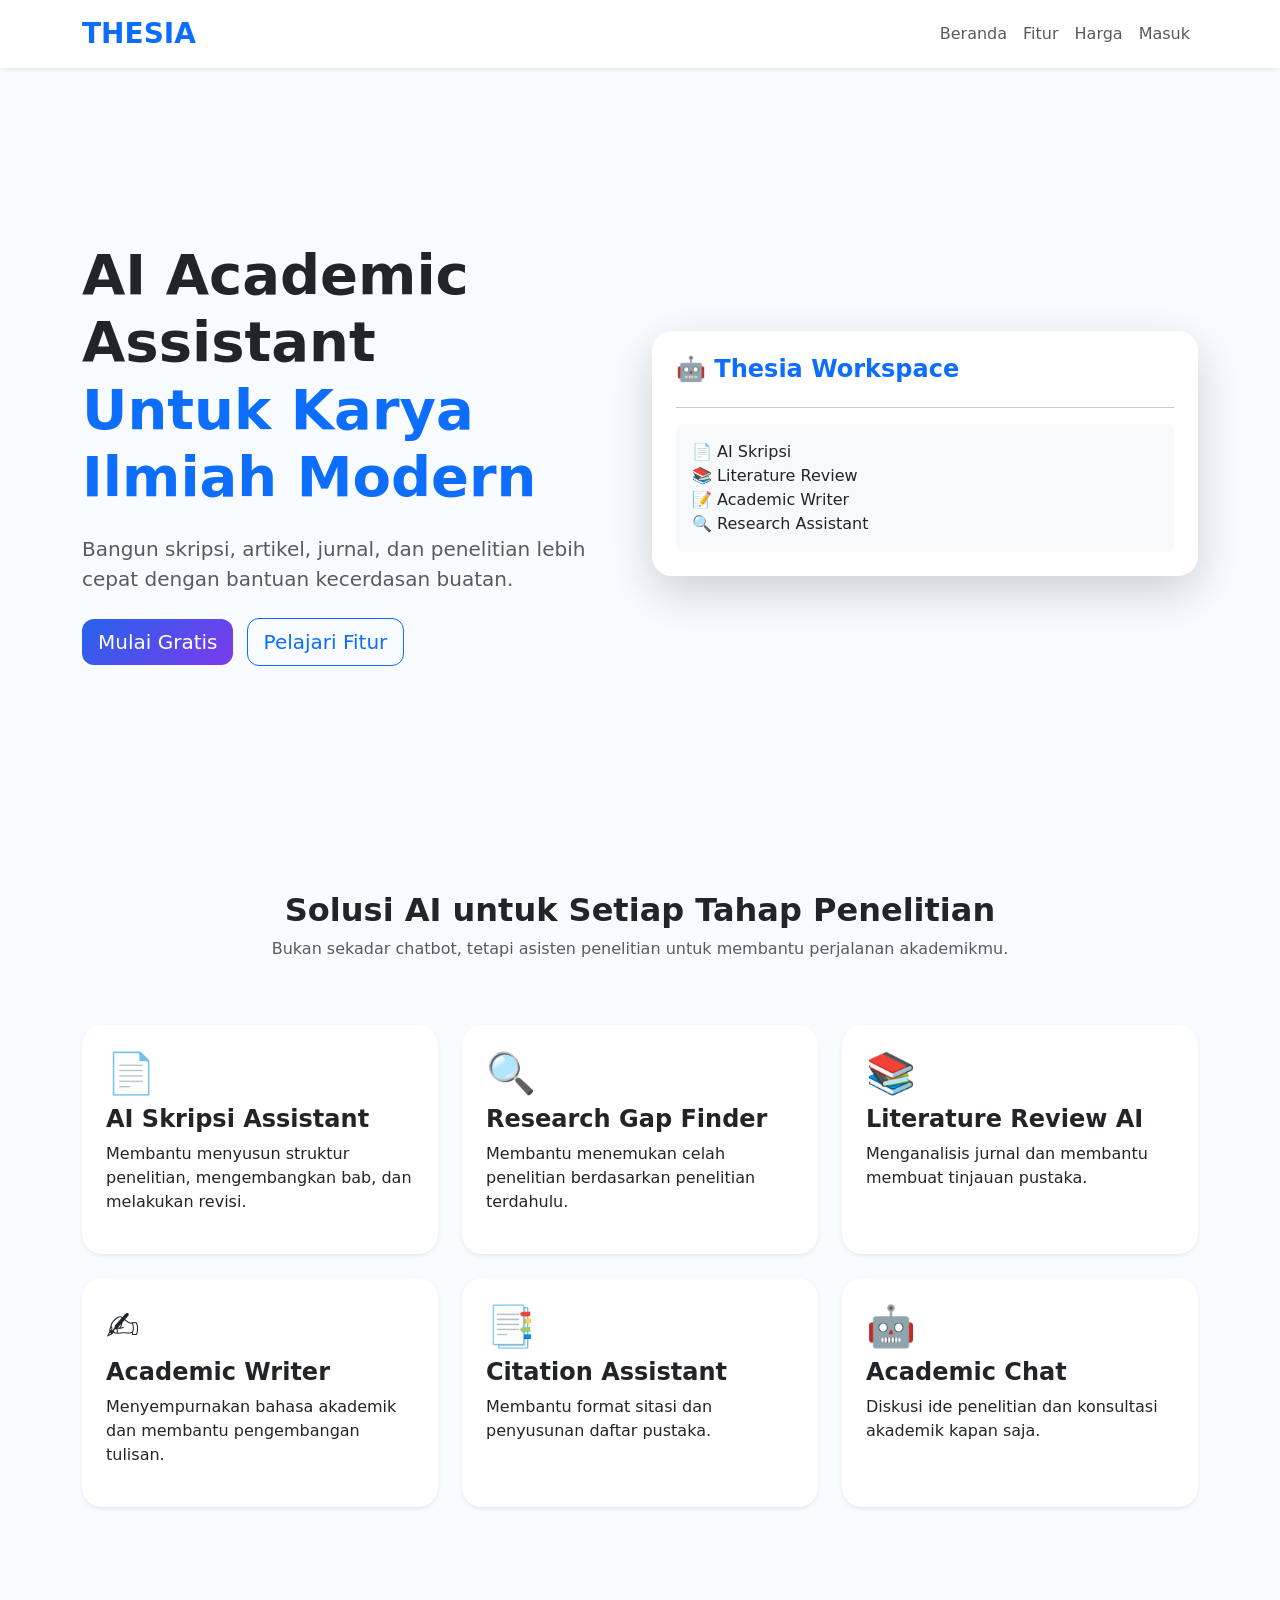
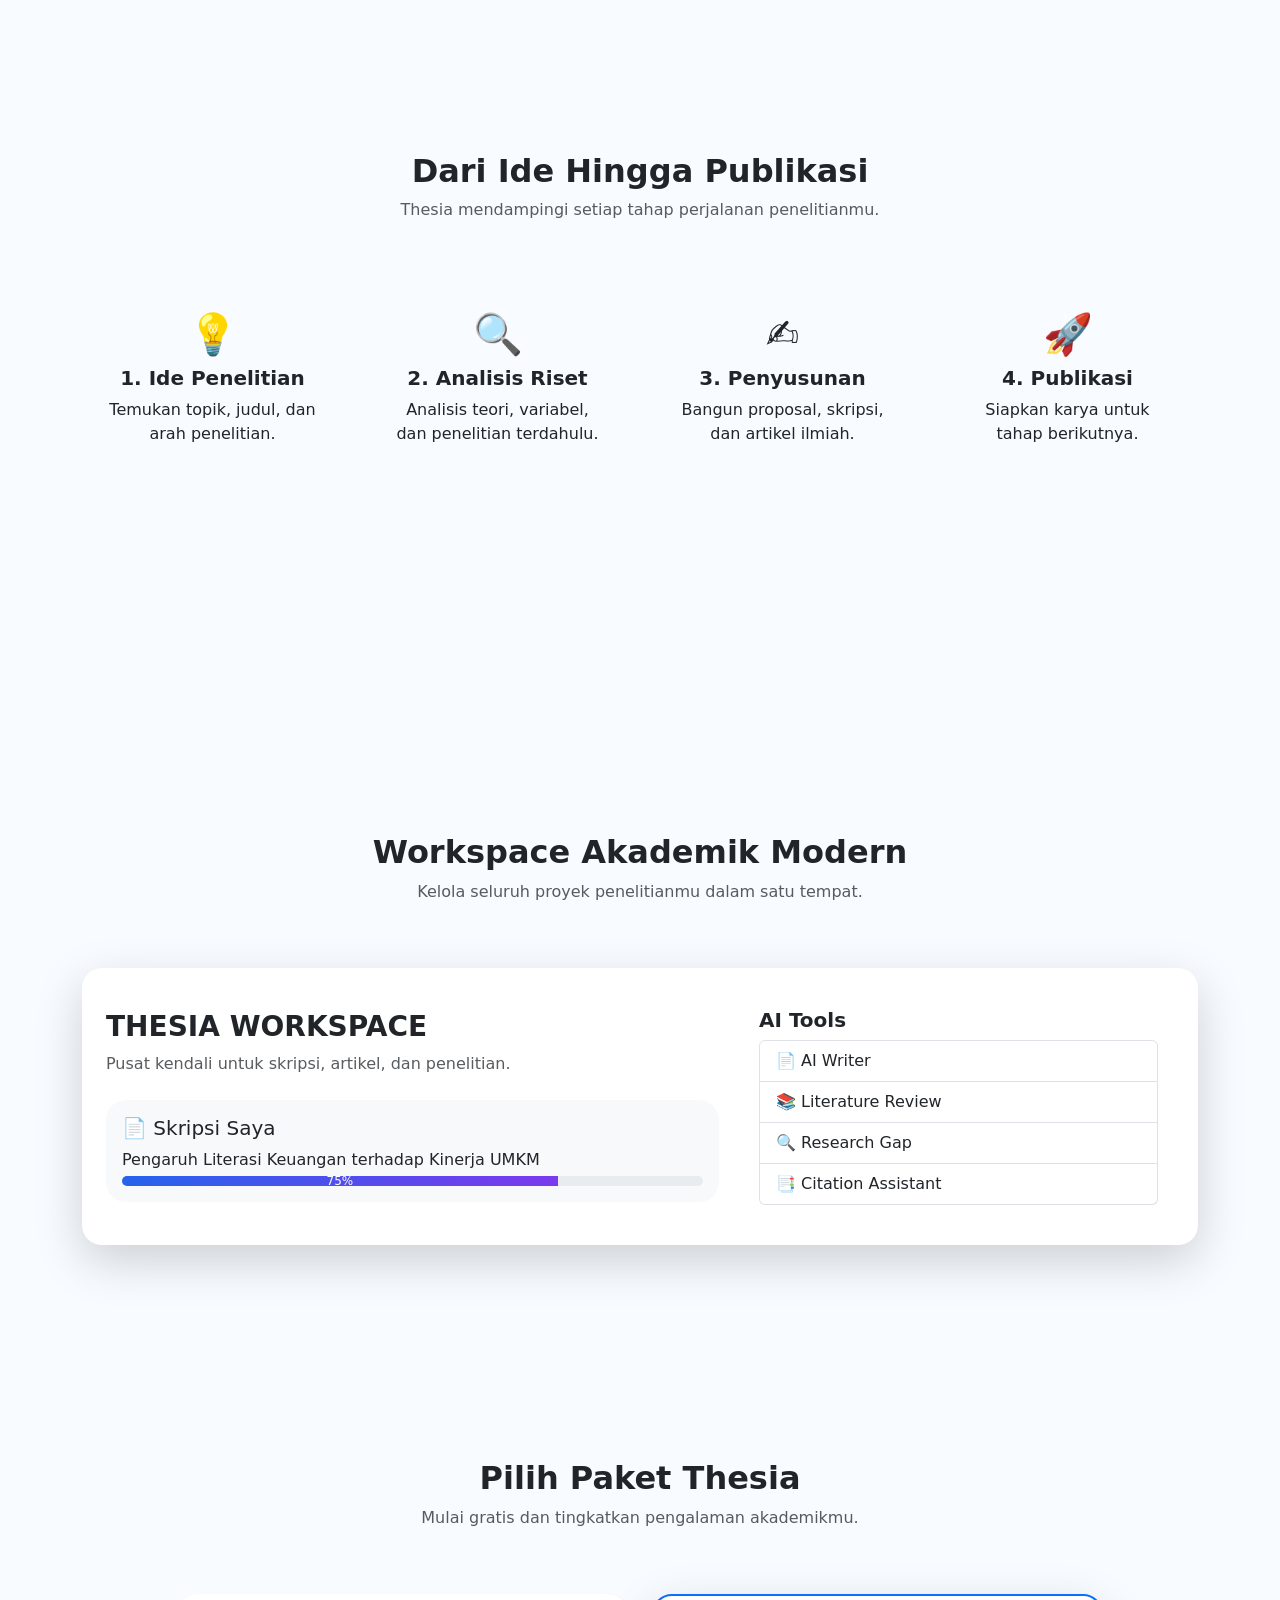
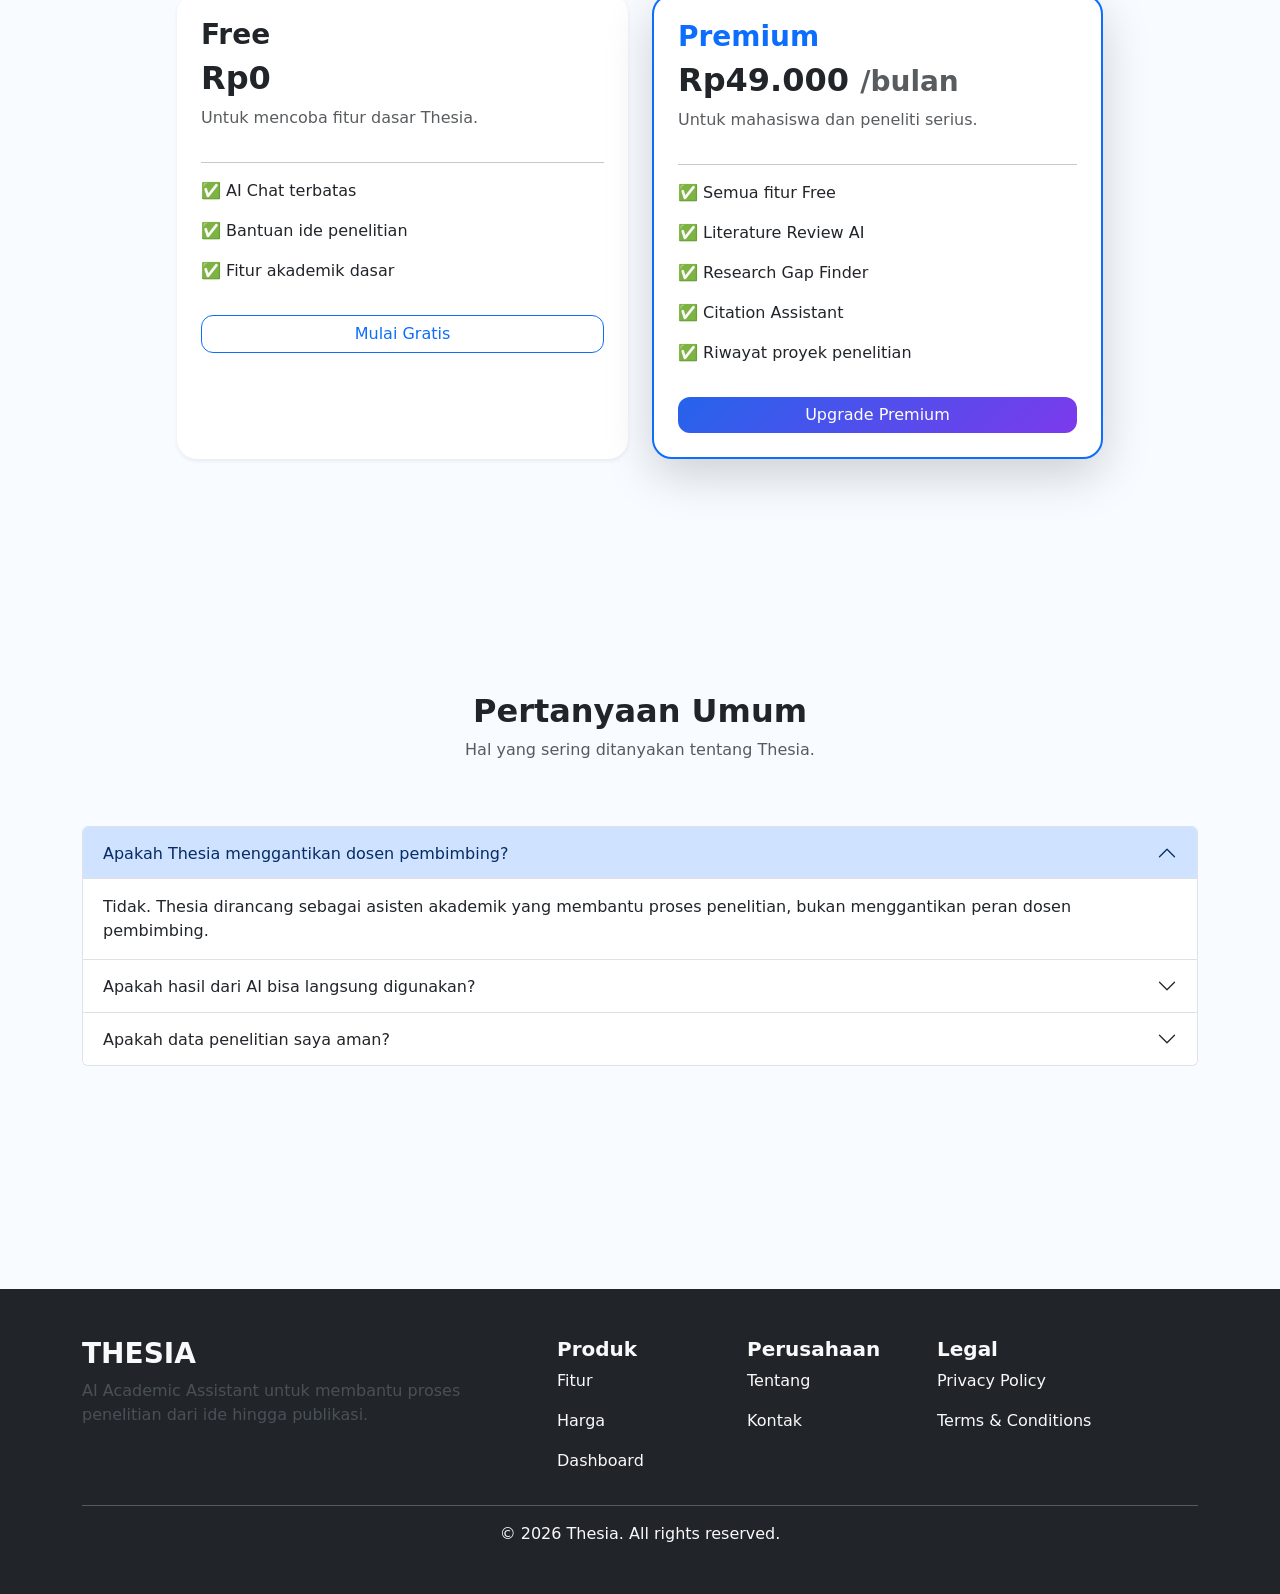
<file: index.html>
<!DOCTYPE html>
<html lang="id">
<head>
    <meta charset="UTF-8">
    <meta name="viewport" content="width=device-width, initial-scale=1">

    <title>Thesia</title>

    <!-- Bootstrap -->
    <link href="https://cdn.jsdelivr.net/npm/bootstrap@5.3.7/dist/css/bootstrap.min.css" rel="stylesheet">

    <!-- CSS -->
    <link rel="stylesheet" href="css/style.css">
</head>

<body>

<nav class="navbar navbar-expand-lg bg-white shadow-sm">
    <div class="container">

        <a class="navbar-brand fw-bold text-primary fs-3" href="#">
            THESIA
        </a>

        <button class="navbar-toggler"
                type="button"
                data-bs-toggle="collapse"
                data-bs-target="#menu">
            <span class="navbar-toggler-icon"></span>
        </button>

        <div class="collapse navbar-collapse" id="menu">

            <ul class="navbar-nav ms-auto">

                <li class="nav-item">
                    <a class="nav-link" href="#">Beranda</a>
                </li>

                <li class="nav-item">
                    <a class="nav-link" href="#">Fitur</a>
                </li>

                <li class="nav-item">
                    <a class="nav-link" href="#">Harga</a>
                </li>

                <li class="nav-item">
                    <a class="nav-link" href="login.html">Masuk</a>
                </li>

            </ul>

        </div>

    </div>
</nav>

<section class="container py-5">

<div class="row align-items-center min-vh-75">


<!-- TEXT -->

<div class="col-lg-6">


<h1 class="display-4 fw-bold">

AI Academic Assistant
<br>

<span class="text-primary">
Untuk Karya Ilmiah Modern
</span>

</h1>


<p class="lead mt-4 text-muted">

Bangun skripsi, artikel, jurnal,
dan penelitian lebih cepat dengan
bantuan kecerdasan buatan.

</p>



<div class="mt-4">


<a href="register.html" 
class="btn btn-primary btn-lg me-2">

Mulai Gratis

</a>



<a href="#fitur"
class="btn btn-outline-primary btn-lg">

Pelajari Fitur

</a>


</div>


</div>



<!-- VISUAL -->

<div class="col-lg-6 mt-5 mt-lg-0">


<div class="card shadow-lg border-0 p-4">


<h4 class="fw-bold text-primary">

🤖 Thesia Workspace

</h4>


<hr>


<div class="p-3 bg-light rounded">

📄 AI Skripsi

<br>

📚 Literature Review

<br>

📝 Academic Writer

<br>

🔍 Research Assistant

</div>



</div>


</div>


</div>

</section>
<section id="fitur" class="container py-5">


<div class="text-center mb-5">

<h2 class="fw-bold">

Solusi AI untuk Setiap Tahap Penelitian

</h2>


<p class="text-muted">

Bukan sekadar chatbot, tetapi asisten penelitian
untuk membantu perjalanan akademikmu.

</p>

</div>



<div class="row g-4">



<div class="col-md-6 col-lg-4">

<div class="card feature-card h-100 border-0 shadow-sm">

<div class="card-body p-4">


<h1>📄</h1>

<h4 class="fw-bold">
AI Skripsi Assistant
</h4>

<p>
Membantu menyusun struktur penelitian,
mengembangkan bab, dan melakukan revisi.
</p>


</div>

</div>

</div>





<div class="col-md-6 col-lg-4">

<div class="card feature-card h-100 border-0 shadow-sm">

<div class="card-body p-4">


<h1>🔍</h1>

<h4 class="fw-bold">
Research Gap Finder
</h4>

<p>
Membantu menemukan celah penelitian
berdasarkan penelitian terdahulu.
</p>


</div>

</div>

</div>





<div class="col-md-6 col-lg-4">

<div class="card feature-card h-100 border-0 shadow-sm">

<div class="card-body p-4">


<h1>📚</h1>

<h4 class="fw-bold">
Literature Review AI
</h4>

<p>
Menganalisis jurnal dan membantu membuat
tinjauan pustaka.
</p>


</div>

</div>

</div>





<div class="col-md-6 col-lg-4">

<div class="card feature-card h-100 border-0 shadow-sm">

<div class="card-body p-4">


<h1>✍️</h1>

<h4 class="fw-bold">
Academic Writer
</h4>

<p>
Menyempurnakan bahasa akademik dan
membantu pengembangan tulisan.
</p>


</div>

</div>

</div>





<div class="col-md-6 col-lg-4">

<div class="card feature-card h-100 border-0 shadow-sm">

<div class="card-body p-4">


<h1>📑</h1>

<h4 class="fw-bold">
Citation Assistant
</h4>

<p>
Membantu format sitasi dan penyusunan
daftar pustaka.
</p>


</div>

</div>

</div>





<div class="col-md-6 col-lg-4">

<div class="card feature-card h-100 border-0 shadow-sm">

<div class="card-body p-4">


<h1>🤖</h1>

<h4 class="fw-bold">
Academic Chat
</h4>

<p>
Diskusi ide penelitian dan konsultasi
akademik kapan saja.
</p>


</div>

</div>

</div>



</div>


</section>

<section class="container py-5">


<div class="text-center mb-5">

<h2 class="fw-bold">
Dari Ide Hingga Publikasi
</h2>

<p class="text-muted">
Thesia mendampingi setiap tahap perjalanan penelitianmu.
</p>

</div>



<div class="row g-4 text-center">


<div class="col-md-3">

<div class="p-4">

<h1>💡</h1>

<h5 class="fw-bold">
1. Ide Penelitian
</h5>

<p>
Temukan topik, judul, dan arah penelitian.
</p>

</div>

</div>




<div class="col-md-3">

<div class="p-4">

<h1>🔍</h1>

<h5 class="fw-bold">
2. Analisis Riset
</h5>

<p>
Analisis teori, variabel, dan penelitian terdahulu.
</p>

</div>

</div>




<div class="col-md-3">

<div class="p-4">

<h1>✍️</h1>

<h5 class="fw-bold">
3. Penyusunan
</h5>

<p>
Bangun proposal, skripsi, dan artikel ilmiah.
</p>

</div>

</div>




<div class="col-md-3">

<div class="p-4">

<h1>🚀</h1>

<h5 class="fw-bold">
4. Publikasi
</h5>

<p>
Siapkan karya untuk tahap berikutnya.
</p>

</div>

</div>



</div>


</section>

<section class="container py-5">


<div class="text-center mb-5">

<h2 class="fw-bold">
Workspace Akademik Modern
</h2>

<p class="text-muted">
Kelola seluruh proyek penelitianmu dalam satu tempat.
</p>

</div>



<div class="card shadow-lg border-0 p-4">


<div class="row align-items-center">


<div class="col-lg-7">


<h3 class="fw-bold">
THESIA WORKSPACE
</h3>


<p class="text-muted">
Pusat kendali untuk skripsi, artikel,
dan penelitian.
</p>



<div class="card bg-light border-0 p-3 mt-4">


<h5>
📄 Skripsi Saya
</h5>


<p class="mb-1">
Pengaruh Literasi Keuangan terhadap Kinerja UMKM
</p>


<div class="progress">

<div class="progress-bar"
style="width:75%">

75%

</div>

</div>


</div>



</div>




<div class="col-lg-5 mt-4 mt-lg-0">


<div class="p-3">


<h5 class="fw-bold">
AI Tools
</h5>


<div class="list-group">


<div class="list-group-item">
📄 AI Writer
</div>


<div class="list-group-item">
📚 Literature Review
</div>


<div class="list-group-item">
🔍 Research Gap
</div>


<div class="list-group-item">
📑 Citation Assistant
</div>


</div>


</div>


</div>



</div>


</div>


</section>
<section class="container py-5" id="harga">


<div class="text-center mb-5">

<h2 class="fw-bold">
Pilih Paket Thesia
</h2>

<p class="text-muted">
Mulai gratis dan tingkatkan pengalaman akademikmu.
</p>

</div>



<div class="row g-4 justify-content-center">


<!-- FREE -->

<div class="col-md-5">

<div class="card h-100 shadow-sm border-0 p-4">


<h3 class="fw-bold">
Free
</h3>


<h2 class="fw-bold">
Rp0
</h2>


<p class="text-muted">
Untuk mencoba fitur dasar Thesia.
</p>


<hr>


<p>
✅ AI Chat terbatas
</p>


<p>
✅ Bantuan ide penelitian
</p>


<p>
✅ Fitur akademik dasar
</p>


<a href="register.html"
class="btn btn-outline-primary w-100 mt-3">

Mulai Gratis

</a>


</div>

</div>





<!-- PREMIUM -->

<div class="col-md-5">

<div class="card h-100 shadow-lg border-primary p-4">


<h3 class="fw-bold text-primary">
Premium
</h3>


<h2 class="fw-bold">
Rp49.000
<small class="text-muted">
/bulan
</small>
</h2>


<p class="text-muted">
Untuk mahasiswa dan peneliti serius.
</p>


<hr>


<p>
✅ Semua fitur Free
</p>


<p>
✅ Literature Review AI
</p>


<p>
✅ Research Gap Finder
</p>


<p>
✅ Citation Assistant
</p>


<p>
✅ Riwayat proyek penelitian
</p>


<a href="register.html"
class="btn btn-primary w-100 mt-3">

Upgrade Premium

</a>


</div>

</div>



</div>


</section>
<section class="container py-5">


<div class="text-center mb-5">

<h2 class="fw-bold">
Pertanyaan Umum
</h2>

<p class="text-muted">
Hal yang sering ditanyakan tentang Thesia.
</p>

</div>



<div class="accordion" id="faq">


<div class="accordion-item">

<h2 class="accordion-header">

<button class="accordion-button"
data-bs-toggle="collapse"
data-bs-target="#faq1">

Apakah Thesia menggantikan dosen pembimbing?

</button>

</h2>


<div id="faq1"
class="accordion-collapse collapse show">

<div class="accordion-body">

Tidak. Thesia dirancang sebagai asisten akademik
yang membantu proses penelitian, bukan menggantikan
peran dosen pembimbing.

</div>

</div>

</div>





<div class="accordion-item">

<h2 class="accordion-header">

<button class="accordion-button collapsed"
data-bs-toggle="collapse"
data-bs-target="#faq2">

Apakah hasil dari AI bisa langsung digunakan?

</button>

</h2>


<div id="faq2"
class="accordion-collapse collapse">

<div class="accordion-body">

Hasil AI tetap perlu diperiksa dan disesuaikan
dengan standar akademik serta arahan pembimbing.

</div>

</div>

</div>





<div class="accordion-item">

<h2 class="accordion-header">

<button class="accordion-button collapsed"
data-bs-toggle="collapse"
data-bs-target="#faq3">

Apakah data penelitian saya aman?

</button>

</h2>


<div id="faq3"
class="accordion-collapse collapse">

<div class="accordion-body">

Thesia dirancang dengan memperhatikan keamanan
dan privasi pengguna.

</div>

</div>

</div>



</div>


</section>

<script src="https://cdn.jsdelivr.net/npm/bootstrap@5.3.7/dist/js/bootstrap.bundle.min.js"></script>
<footer class="bg-dark text-light py-5">


<div class="container">


<div class="row g-4">


<div class="col-md-5">

<h3 class="fw-bold">
THESIA
</h3>


<p class="text-light-emphasis">

AI Academic Assistant untuk membantu
proses penelitian dari ide hingga publikasi.

</p>


</div>




<div class="col-md-2">

<h5>
Produk
</h5>

<p>
Fitur
</p>

<p>
Harga
</p>

<p>
Dashboard
</p>

</div>





<div class="col-md-2">

<h5>
Perusahaan
</h5>

<p>
Tentang
</p>

<p>
Kontak
</p>

</div>





<div class="col-md-3">

<h5>
Legal
</h5>

<p>
Privacy Policy
</p>

<p>
Terms & Conditions
</p>

</div>


</div>



<hr>



<div class="text-center">

<p class="mb-0">

© 2026 Thesia. All rights reserved.

</p>

</div>



</div>


</footer>
</body>
</html>
</file>
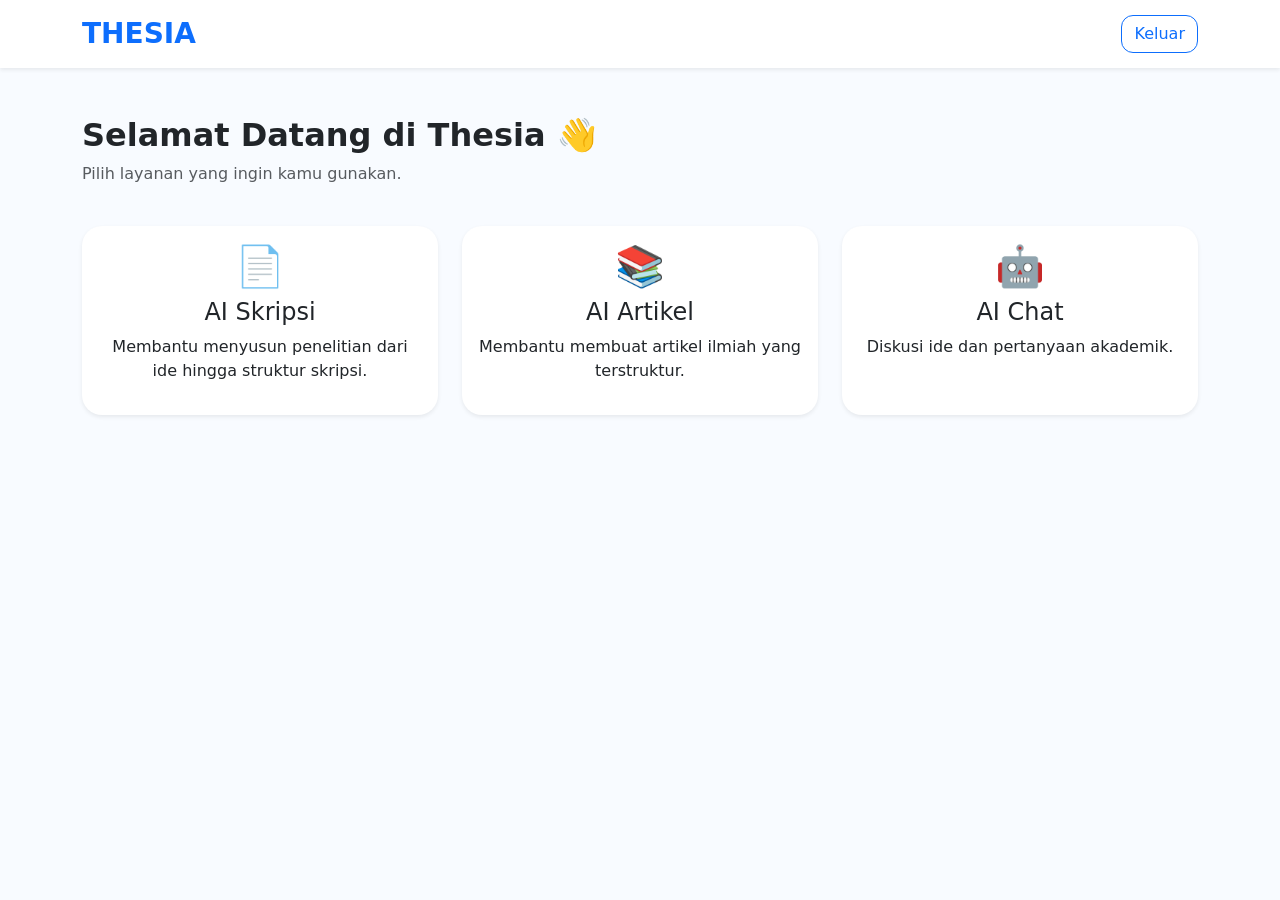
<file: dashboard.html>
<!DOCTYPE html>
<html lang="id">

<head>

<meta charset="UTF-8">
<meta name="viewport" content="width=device-width, initial-scale=1">

<title>Dashboard - Thesia</title>

<link href="https://cdn.jsdelivr.net/npm/bootstrap@5.3.7/dist/css/bootstrap.min.css" rel="stylesheet">

<link rel="stylesheet" href="css/style.css">

</head>


<body>


<nav class="navbar bg-white shadow-sm">

<div class="container">

<a class="navbar-brand fw-bold text-primary fs-3">
THESIA
</a>


<a href="index.html" class="btn btn-outline-primary">
Keluar
</a>


</div>

</nav>



<div class="container py-5">


<h2 class="fw-bold">
Selamat Datang di Thesia 👋
</h2>


<p class="text-muted">
Pilih layanan yang ingin kamu gunakan.
</p>



<div class="row g-4 mt-3">



<div class="col-md-4">

<div class="card shadow-sm border-0 h-100">

<div class="card-body text-center">

<h1>📄</h1>

<h4>
AI Skripsi
</h4>

<p>
Membantu menyusun penelitian dari ide hingga struktur skripsi.
</p>

</div>

</div>

</div>




<div class="col-md-4">

<div class="card shadow-sm border-0 h-100">

<div class="card-body text-center">

<h1>📚</h1>

<h4>
AI Artikel
</h4>

<p>
Membantu membuat artikel ilmiah yang terstruktur.
</p>

</div>

</div>

</div>




<div class="col-md-4">

<div class="card shadow-sm border-0 h-100">

<div class="card-body text-center">

<h1>🤖</h1>

<h4>
AI Chat
</h4>

<p>
Diskusi ide dan pertanyaan akademik.
</p>

</div>

</div>

</div>



</div>


</div>



</body>

</html>
</file>
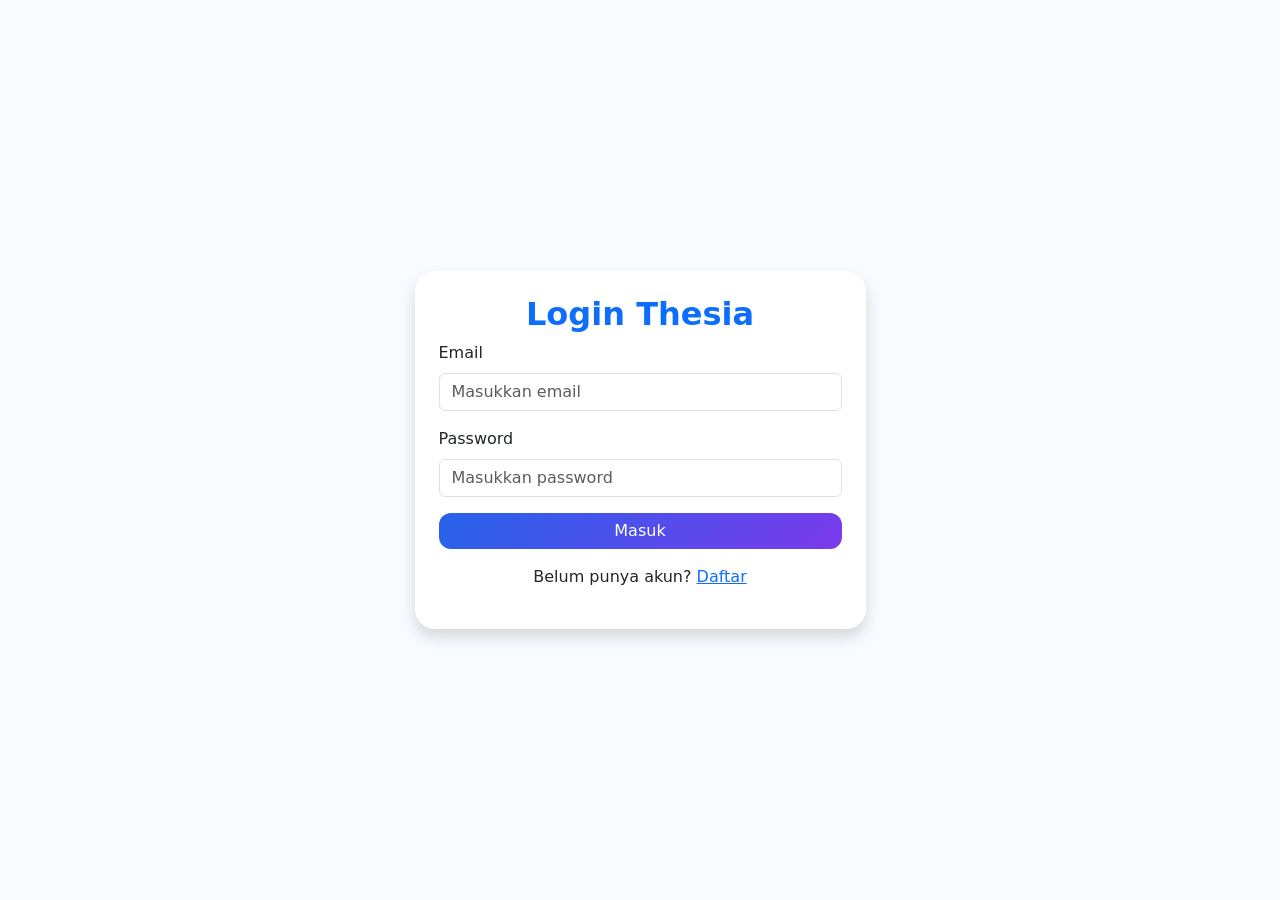
<file: login.html>
<!DOCTYPE html>
<html lang="id">

<head>

<meta charset="UTF-8">
<meta name="viewport" content="width=device-width, initial-scale=1">

<title>Login - Thesia</title>

<link href="https://cdn.jsdelivr.net/npm/bootstrap@5.3.7/dist/css/bootstrap.min.css" rel="stylesheet">

<link rel="stylesheet" href="css/style.css">

</head>


<body>


<div class="container">

<div class="row justify-content-center align-items-center vh-100">


<div class="col-md-5">


<div class="card shadow border-0 p-4">

<h2 class="text-center fw-bold text-primary">
Login Thesia
</h2>


<form>


<div class="mb-3">

<label class="form-label">
Email
</label>

<input type="email" class="form-control" placeholder="Masukkan email">

</div>


<div class="mb-3">

<label class="form-label">
Password
</label>

<input type="password" class="form-control" placeholder="Masukkan password">

</div>


<button class="btn btn-primary w-100">
Masuk
</button>


<p class="text-center mt-3">

Belum punya akun?

<a href="register.html">
Daftar
</a>

</p>


</form>


</div>


</div>


</div>

</div>



<script src="https://cdn.jsdelivr.net/npm/bootstrap@5.3.7/dist/js/bootstrap.bundle.min.js"></script>


</body>

</html>
</file>
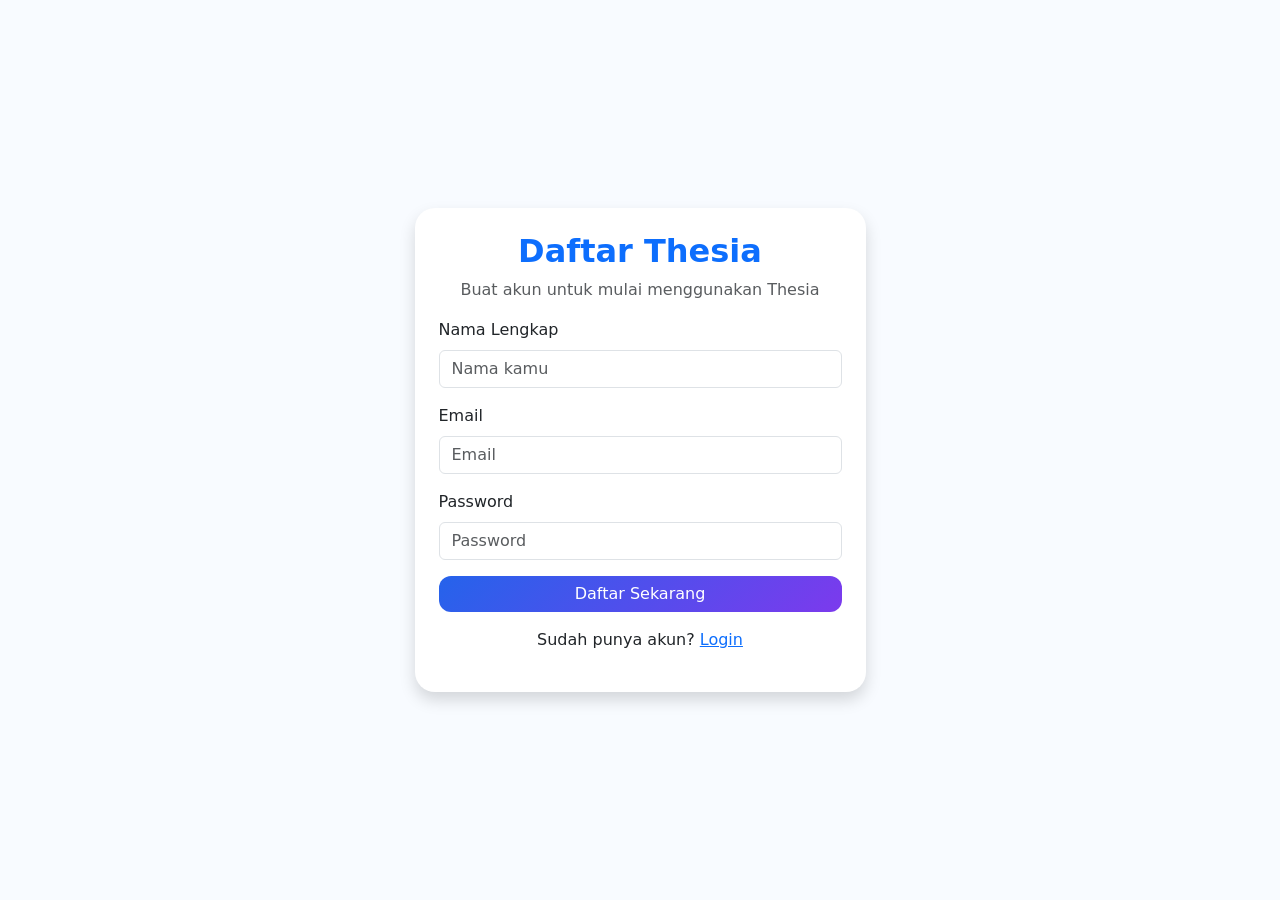
<file: register.html>
<!DOCTYPE html>
<html lang="id">

<head>

<meta charset="UTF-8">
<meta name="viewport" content="width=device-width, initial-scale=1">

<title>Register - Thesia</title>

<link href="https://cdn.jsdelivr.net/npm/bootstrap@5.3.7/dist/css/bootstrap.min.css" rel="stylesheet">

<link rel="stylesheet" href="css/style.css">

</head>


<body>


<div class="container">

<div class="row justify-content-center align-items-center vh-100">


<div class="col-md-5">


<div class="card shadow border-0 p-4">


<h2 class="text-center fw-bold text-primary">
Daftar Thesia
</h2>


<p class="text-center text-muted">
Buat akun untuk mulai menggunakan Thesia
</p>



<form>


<div class="mb-3">

<label class="form-label">
Nama Lengkap
</label>

<input type="text" class="form-control" placeholder="Nama kamu">

</div>



<div class="mb-3">

<label class="form-label">
Email
</label>

<input type="email" class="form-control" placeholder="Email">

</div>



<div class="mb-3">

<label class="form-label">
Password
</label>

<input type="password" class="form-control" placeholder="Password">

</div>



<button class="btn btn-primary w-100">

Daftar Sekarang

</button>



<p class="text-center mt-3">

Sudah punya akun?

<a href="login.html">
Login
</a>

</p>


</form>


</div>


</div>


</div>

</div>



<script src="https://cdn.jsdelivr.net/npm/bootstrap@5.3.7/dist/js/bootstrap.bundle.min.js"></script>


</body>

</html>
</file>
<file: css/style.css>
body{

    background:#f8fbff;

}

section{

    min-height:80vh;

    display:flex;

    flex-direction:column;

    justify-content:center;

}

.btn{

    border-radius:12px;

}
.card{

    transition:0.3s;

    border-radius:20px;

}

.card:hover{

    transform:translateY(-10px);

}

.min-vh-75{

    min-height:75vh;

}


.btn-primary{

    background:linear-gradient(
    135deg,
    #2563EB,
    #7C3AED
    );

    border:none;

}


.btn-primary:hover{

    opacity:0.9;

}


.card{

    border-radius:20px;

}
.feature-card{

    transition:0.3s;

}


.feature-card:hover{

    transform:translateY(-8px);

}
.workflow-item{

    border-radius:20px;

    transition:0.3s;

}


.workflow-item:hover{

    transform:translateY(-5px);

}
.progress{

    height:10px;

    border-radius:20px;

}


.progress-bar{

    background:linear-gradient(
    135deg,
    #2563EB,
    #7C3AED
    );

}
#harga .card{

    border-radius:20px;

}


#harga .border-primary{

    border-width:2px !important;

}
footer{

    margin-top:50px;

}


footer h5{

    font-weight:700;

}
@media(max-width:768px){

    .min-vh-75{

        min-height:auto;
        padding-top:40px;
        padding-bottom:40px;

    }

}
</file>
